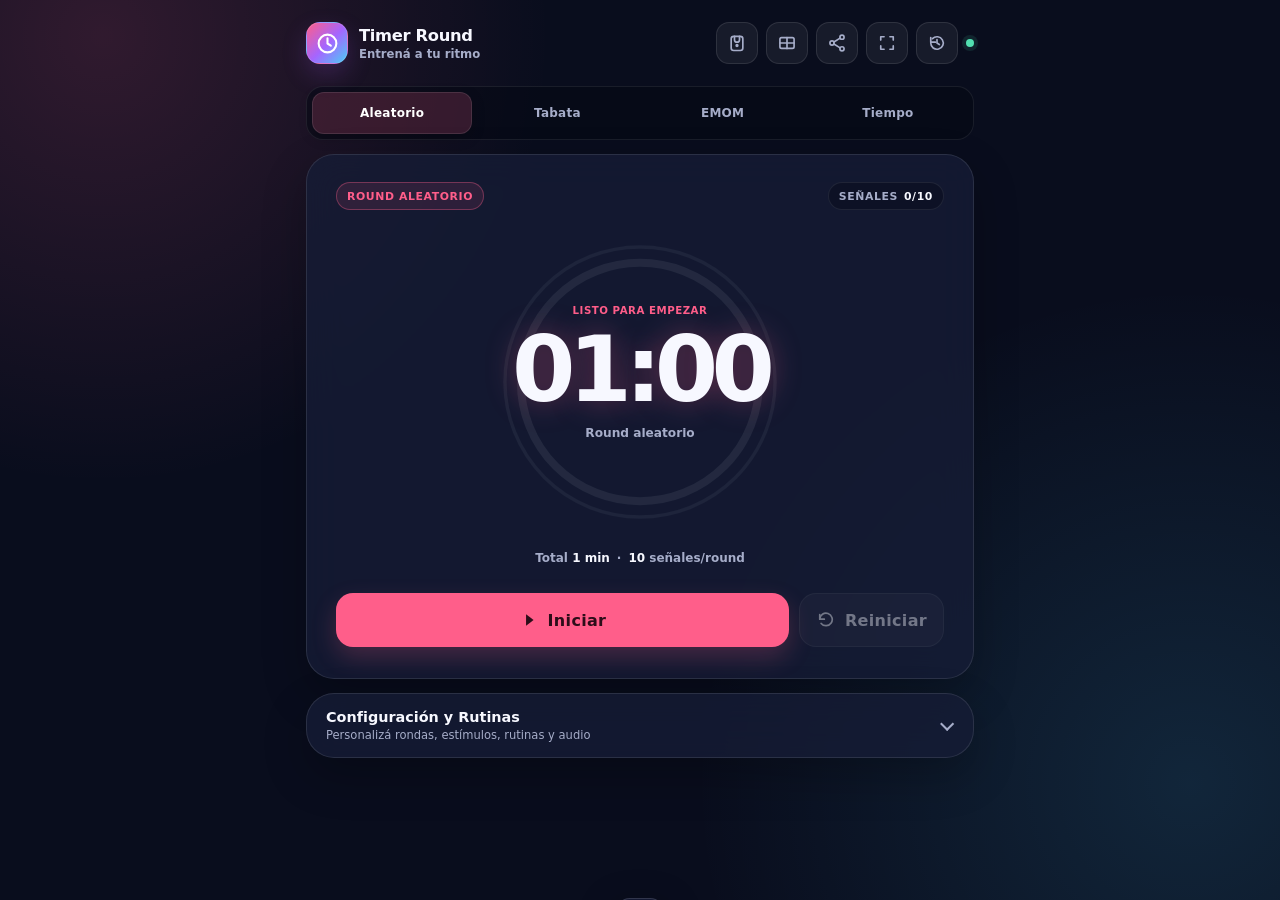
<file: index.html>
<!doctype html>
<html lang="es">
  <head>
    <meta charset="utf-8" />
    <meta name="viewport" content="width=device-width, initial-scale=1, viewport-fit=cover" />
    <meta name="description" content="Temporizador de rounds, Tabata y enfoque para entrenar sin distracciones." />
    <meta name="theme-color" content="#090d1d" />
    <meta name="color-scheme" content="dark" />
    <meta http-equiv="Content-Security-Policy" content="default-src 'self'; style-src 'self' 'unsafe-inline'; script-src 'self'; img-src 'self' data:; connect-src 'self';" />
    <title>Timer Round</title>
    <link rel="manifest" href="manifest.json" />
    <link rel="icon" type="image/svg+xml" href="icon.svg" />
    <link rel="apple-touch-icon" href="icon.svg" />
    <link rel="stylesheet" href="styles.css" />
    <link rel="preload" href="app.js" as="script" />
  </head>
  <body>
    <main id="app" aria-busy="true">
      <p class="boot-message">Cargando Timer Round…</p>
    </main>
    <noscript>
      <p class="noscript">Timer Round necesita JavaScript para medir el tiempo con precisión.</p>
    </noscript>
    <script src="app.js" defer></script>
  </body>
</html>
</file>
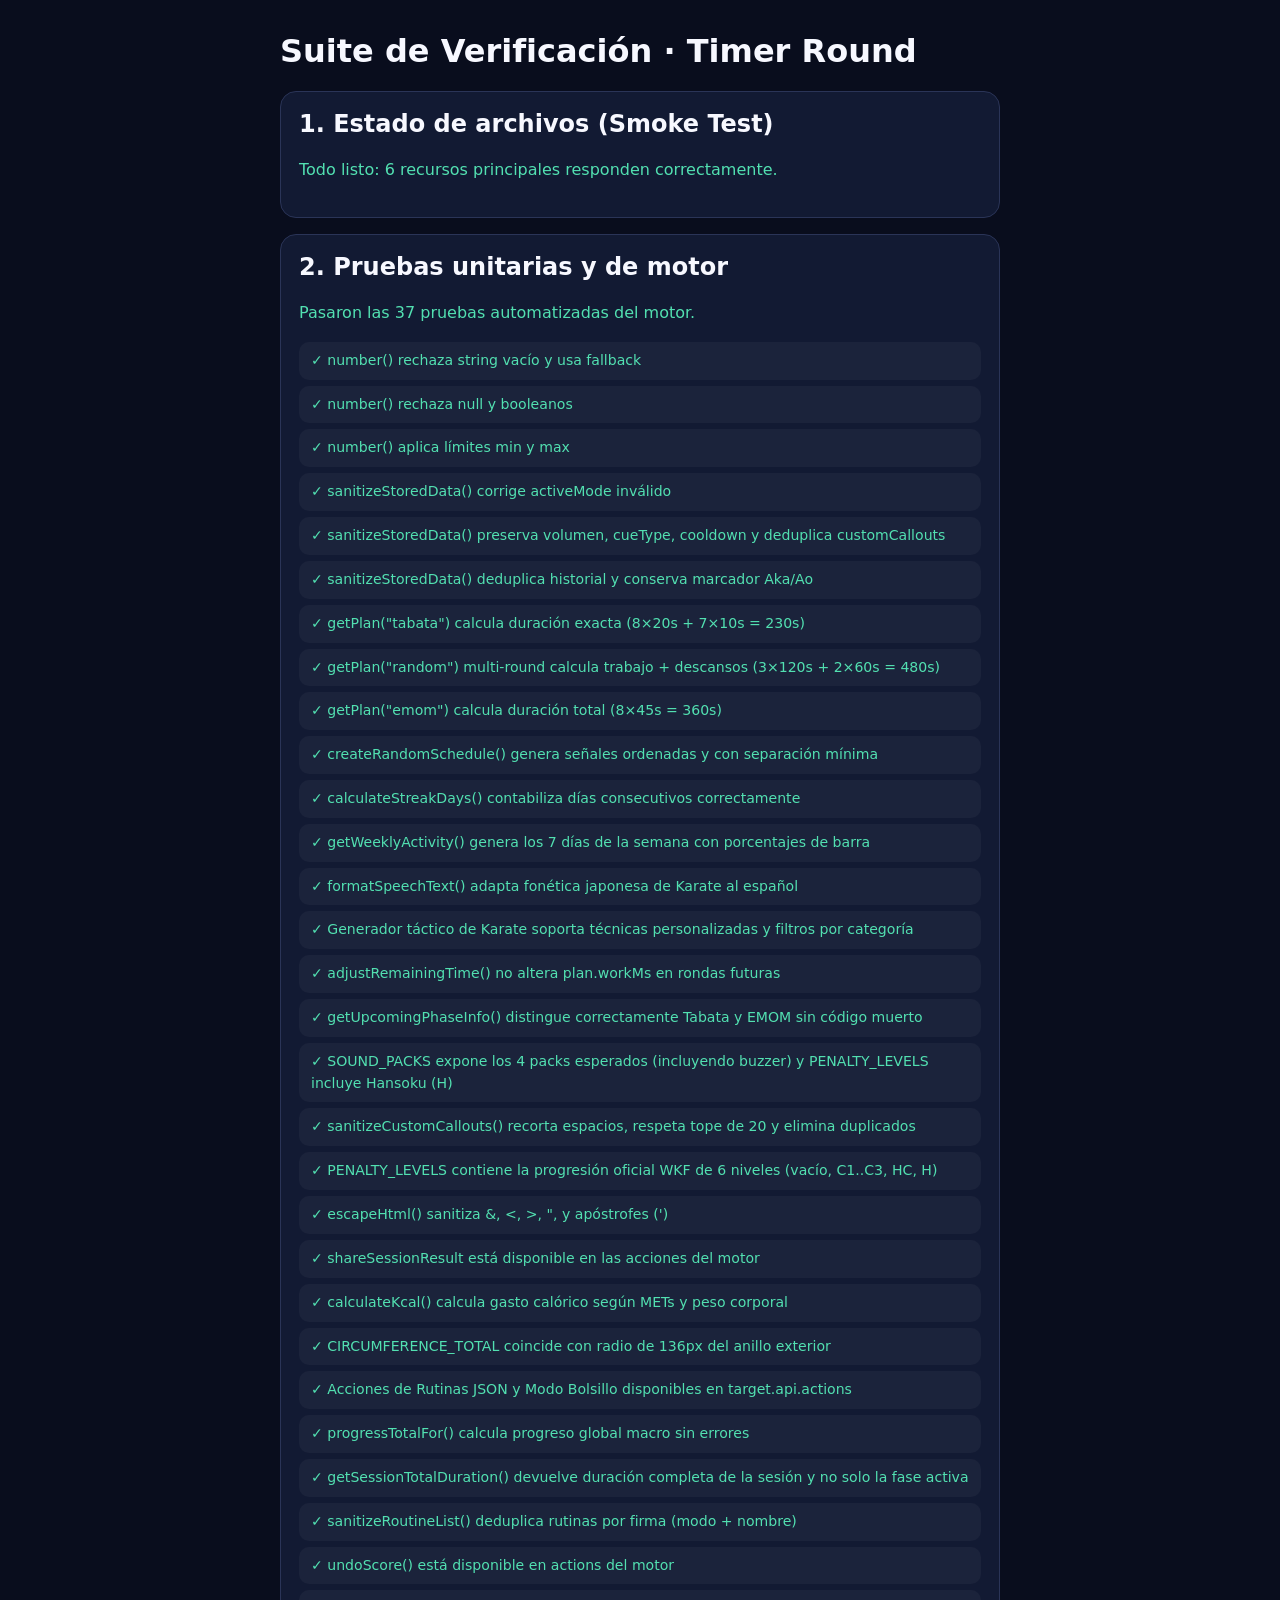
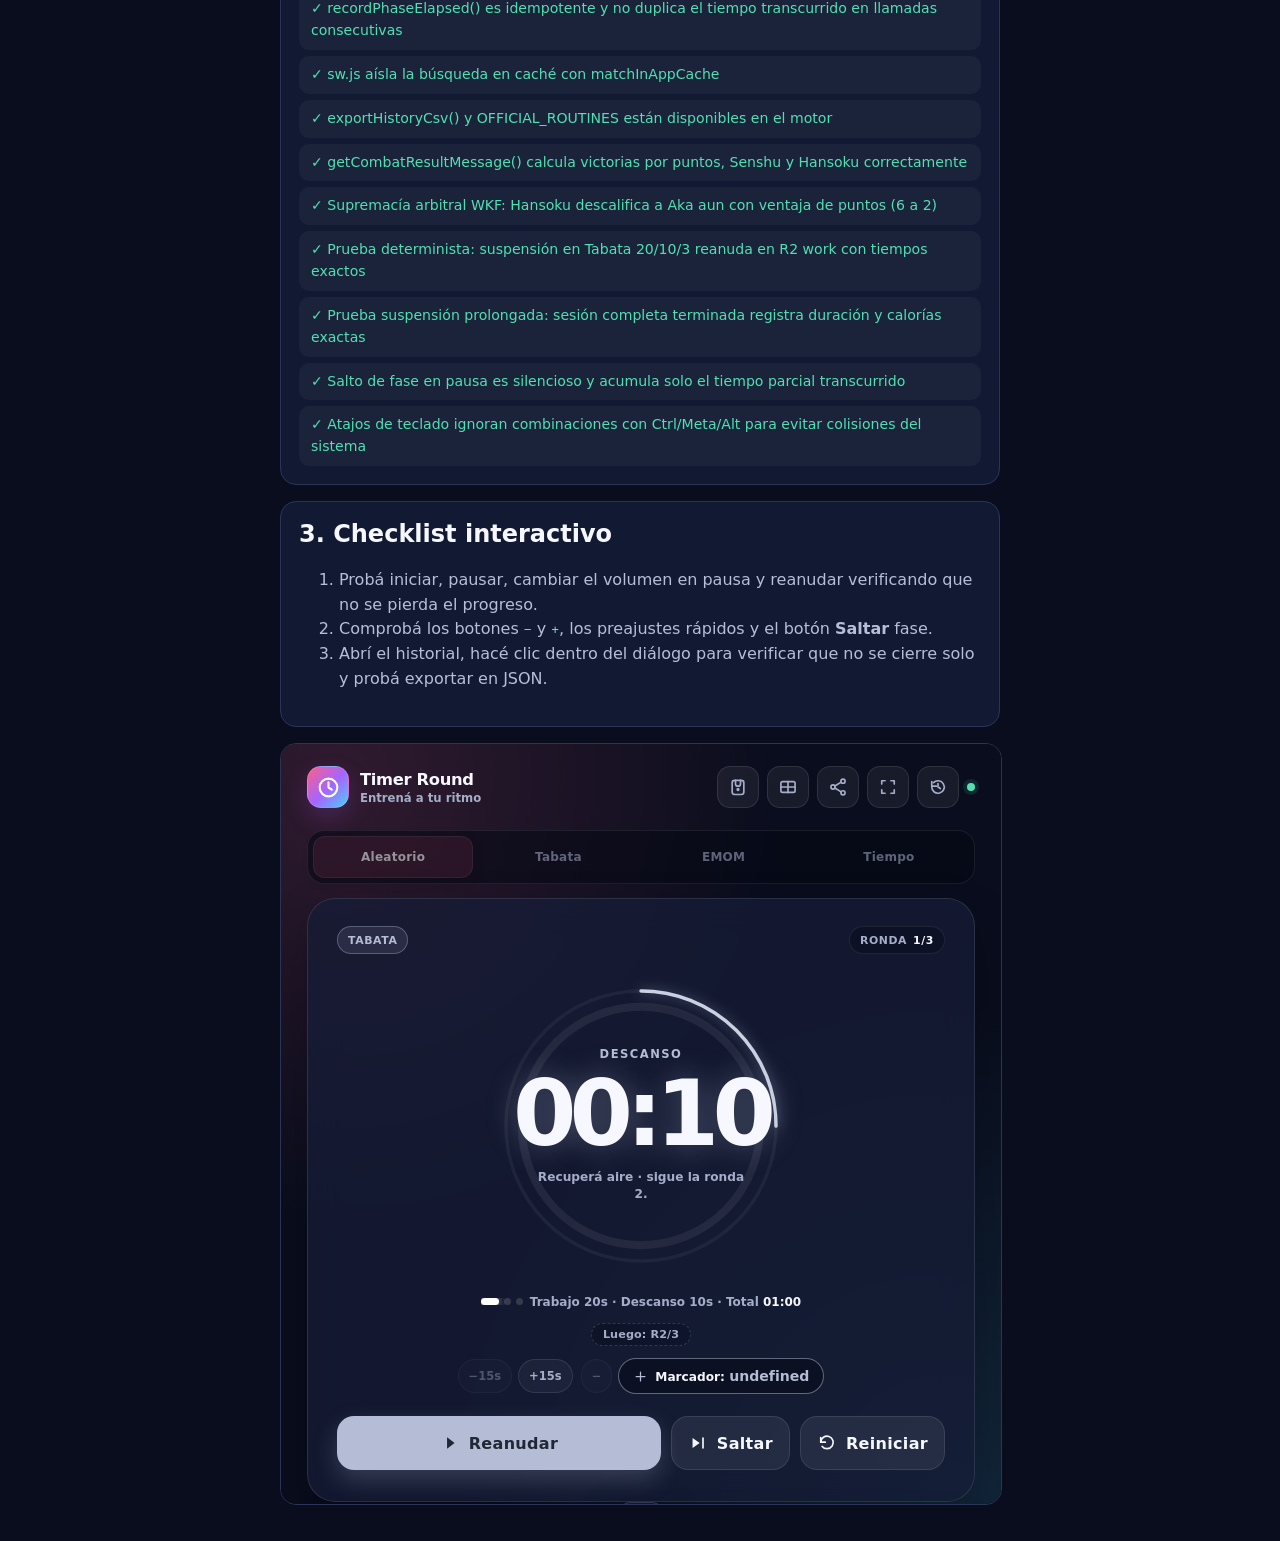
<file: test.html>
<!doctype html>
<html lang="es">
  <head>
    <meta charset="utf-8" />
    <meta name="viewport" content="width=device-width, initial-scale=1" />
    <title>Prueba local · Timer Round</title>
    <style>
      :root { color-scheme: dark; font-family: system-ui, sans-serif; background: #090d1d; color: #f7f8ff; }
      body { width: min(100% - 32px, 720px); margin: 32px auto; }
      section { margin: 16px 0; padding: 18px; border: 1px solid #2a3457; border-radius: 16px; background: #121a33; }
      h1, h2 { margin-top: 0; } p, li { color: #b7bfd7; line-height: 1.55; }
      .ok { color: #52e0b1; } .fail { color: #ff91aa; } code { color: #8bd5ff; }
      .test-list { list-style: none; padding: 0; margin: 10px 0 0; display: grid; gap: 6px; }
      .test-item { padding: 8px 12px; border-radius: 10px; background: rgba(255,255,255,.04); font-size: .88rem; }
      iframe { width: 100%; height: 760px; border: 1px solid #2a3457; border-radius: 16px; background: #090d1d; }
    </style>
  </head>
  <body>
    <h1>Suite de Verificación · Timer Round</h1>
    <section>
      <h2>1. Estado de archivos (Smoke Test)</h2>
      <p id="result">Comprobando recursos…</p>
    </section>
    <section>
      <h2>2. Pruebas unitarias y de motor</h2>
      <p id="unitSummary">Ejecutando aserciones sobre TimerRound…</p>
      <ul class="test-list" id="unitList"></ul>
    </section>
    <section>
      <h2>3. Checklist interactivo</h2>
      <ol>
        <li>Probá iniciar, pausar, cambiar el volumen en pausa y reanudar verificando que no se pierda el progreso.</li>
        <li>Comprobá los botones <code>−</code> y <code>+</code>, los preajustes rápidos y el botón <strong>Saltar</strong> fase.</li>
        <li>Abrí el historial, hacé clic dentro del diálogo para verificar que no se cierre solo y probá exportar en JSON.</li>
      </ol>
    </section>
    <iframe title="Vista de prueba de Timer Round" src="index.html"></iframe>
    <script src="test-babel.js"></script>
    <script>
      window.addEventListener('timer-round-smoke-complete', event => {
        const failed = event.detail.filter(item => !item.ok);
        const result = document.getElementById('result');
        result.textContent = failed.length
          ? `Fallaron: ${failed.map(item => item.asset).join(', ')}`
          : `Todo listo: ${event.detail.length} recursos principales responden correctamente.`;
        result.className = failed.length ? 'fail' : 'ok';
      });

      window.addEventListener('timer-round-unit-complete', event => {
        const tests = event.detail || [];
        const failed = tests.filter(t => !t.ok);
        const summary = document.getElementById('unitSummary');
        const list = document.getElementById('unitList');
        summary.textContent = failed.length
          ? `Fallaron ${failed.length} de ${tests.length} pruebas.`
          : `Pasaron las ${tests.length} pruebas automatizadas del motor.`;
        summary.className = failed.length ? 'fail' : 'ok';
        list.innerHTML = tests.map(t => `<li class="test-item ${t.ok ? 'ok' : 'fail'}">${t.ok ? '✓' : '✗'} ${t.name}</li>`).join('');
      });
    </script>
  </body>
</html>
</file>
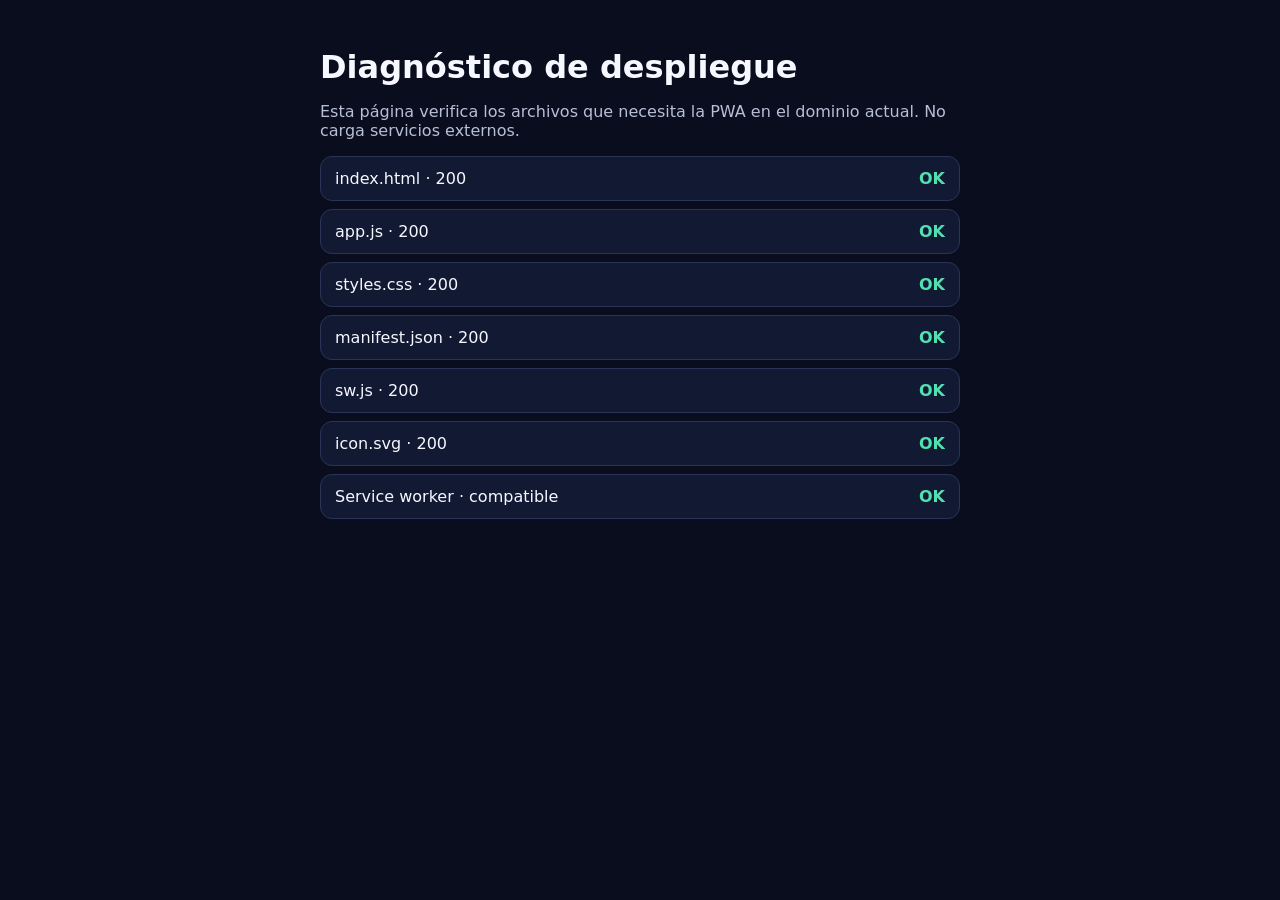
<file: vercel_debug.html>
<!doctype html>
<html lang="es">
  <head>
    <meta charset="utf-8" />
    <meta name="viewport" content="width=device-width, initial-scale=1" />
    <title>Diagnóstico · Timer Round</title>
    <style>
      :root { color-scheme: dark; font-family: system-ui, sans-serif; background: #090d1d; color: #f7f8ff; }
      body { width: min(100% - 32px, 640px); margin: 48px auto; } h1 { margin-bottom: 6px; } p { color: #b7bfd7; }
      ul { padding: 0; list-style: none; } li { display: flex; justify-content: space-between; gap: 12px; margin: 8px 0; padding: 12px 14px; border: 1px solid #2a3457; border-radius: 12px; background: #121a33; }
      .ok { color: #52e0b1; } .fail { color: #ff91aa; } .pending { color: #ffca62; }
    </style>
  </head>
  <body>
    <h1>Diagnóstico de despliegue</h1>
    <p>Esta página verifica los archivos que necesita la PWA en el dominio actual. No carga servicios externos.</p>
    <ul id="checks"><li><span>Inicializando…</span><strong class="pending">Pendiente</strong></li></ul>
    <script>
      const assets = ['index.html', 'app.js', 'styles.css', 'manifest.json', 'sw.js', 'icon.svg'];
      const checks = document.getElementById('checks');
      const status = (name, ok, detail) => `<li><span>${name}${detail ? ` · ${detail}` : ''}</span><strong class="${ok ? 'ok' : 'fail'}">${ok ? 'OK' : 'Error'}</strong></li>`;
      Promise.all(assets.map(async asset => {
        try { const response = await fetch(asset, { cache: 'no-store' }); return status(asset, response.ok, response.status); }
        catch (error) { return status(asset, false, 'sin respuesta'); }
      })).then(rows => {
        rows.push(status('Service worker', 'serviceWorker' in navigator, 'serviceWorker' in navigator ? 'compatible' : 'no compatible'));
        checks.innerHTML = rows.join('');
      });
    </script>
  </body>
</html>
</file>
<file: styles.css>
:root {
  --bg: #090d1d;
  --surface: rgba(22, 29, 55, 0.78);
  --surface-strong: #161d37;
  --surface-soft: rgba(255, 255, 255, 0.06);
  --border: rgba(255, 255, 255, 0.1);
  --text: #f7f8ff;
  --muted: #a6adc9;
  --subtle: #6e7698;
  --accent: #ff5e8a;
  --accent-soft: rgba(255, 94, 138, 0.18);
  --accent-contrast: #2c0d19;
  --success: #52e0b1;
  --warning: #ffca62;
  --ring-size: 286px;
  font-family: Inter, ui-sans-serif, system-ui, -apple-system, BlinkMacSystemFont, "Segoe UI", sans-serif;
  color: var(--text);
  background: var(--bg);
}

* { box-sizing: border-box; }
.hidden { display: none !important; }

html { min-height: 100%; background: var(--bg); }

body {
  min-width: 320px;
  min-height: 100dvh;
  margin: 0;
  color: var(--text);
  background:
    radial-gradient(circle at 8% 4%, rgba(255, 94, 138, 0.16), transparent 28rem),
    radial-gradient(circle at 93% 87%, rgba(74, 205, 255, 0.13), transparent 31rem),
    var(--bg);
}

button, input { font: inherit; }
button { color: inherit; }
button:not(:disabled) { cursor: pointer; }
button:focus-visible, input:focus-visible, .file-button:focus-visible {
  outline: 3px solid rgba(113, 210, 255, 0.9);
  outline-offset: 3px;
}

.boot-message, .noscript {
  display: grid;
  min-height: 100dvh;
  place-items: center;
  margin: 0;
  color: var(--muted);
}

.app-shell {
  width: min(100%, 720px);
  min-height: 100dvh;
  margin: 0 auto;
  padding: max(22px, env(safe-area-inset-top)) 18px max(30px, env(safe-area-inset-bottom));
  transition: width .22s ease;
  animation: shell-mount .38s ease-out;
}

.app-header, .brand, .header-actions, .mode-tabs, .status-row, .timer-controls,
.settings-heading, .setting-label, .switch-row, .history-heading, .history-stats,
.history-item, .modal-actions, .toast, .shortcut-list, .mode-summary, .input-pair,
.config-grid, .settings-actions, .history-tools, .confirm-inline, .live-counter-row,
.routine-save-row, .routine-list, .routine-chip, .history-filters, .history-io,
.history-right, .time-adjust-group, .single-score-group, .dual-score-group, .score-fighter {
  display: flex;
  align-items: center;
}

.app-header { justify-content: space-between; gap: 16px; margin-bottom: 22px; }
.brand { min-width: 0; gap: 11px; }
.brand-mark {
  display: grid;
  width: 42px;
  height: 42px;
  flex: 0 0 auto;
  place-items: center;
  border: 1px solid rgba(255,255,255,.13);
  border-radius: 14px;
  color: white;
  background: linear-gradient(135deg, #fe5e89, #a565ff 52%, #4bcdf7);
  box-shadow: 0 10px 25px rgba(153, 84, 222, .22);
}
.brand-mark svg { width: 25px; height: 25px; }
.brand-name { font-size: 1.02rem; font-weight: 800; letter-spacing: -.02em; }
.brand-subtitle { margin-top: 2px; color: var(--muted); font-size: .73rem; font-weight: 600; }
.header-actions { gap: 8px; }

.icon-button, .square-button {
  display: inline-grid;
  width: 42px;
  height: 42px;
  padding: 0;
  place-items: center;
  border: 1px solid var(--border);
  border-radius: 13px;
  color: var(--muted);
  background: var(--surface-soft);
  transition: background .18s ease, color .18s ease, border-color .18s ease, transform .18s ease;
}
.icon-button:hover, .square-button:hover { color: var(--text); border-color: rgba(255,255,255,.24); background: rgba(255,255,255,.11); }
.icon-button.active-icon {
  color: var(--accent);
  border-color: color-mix(in srgb, var(--accent) 50%, transparent);
  background: var(--accent-soft);
}
.icon-button:active, .square-button:active, .button:active, .stepper-btn:active, .counter-pill:active { transform: scale(.97); }
.icon-button svg, .square-button svg { width: 20px; height: 20px; }

.connection-dot {
  width: 8px;
  height: 8px;
  border-radius: 50%;
  background: var(--success);
  box-shadow: 0 0 0 4px rgba(82,224,177,.11);
}
.connection-dot.offline { background: var(--warning); box-shadow: 0 0 0 4px rgba(255,202,98,.12); }

.surface {
  border: 1px solid var(--border);
  border-radius: 28px;
  background: var(--surface);
  box-shadow: 0 18px 45px rgba(0, 0, 0, .24);
  backdrop-filter: blur(18px);
}

.mode-tabs {
  gap: 5px;
  padding: 5px;
  margin-bottom: 14px;
  border: 1px solid rgba(255,255,255,.08);
  border-radius: 17px;
  background: rgba(5, 8, 20, .52);
}
.mode-tab {
  min-height: 42px;
  flex: 1;
  padding: 8px 6px;
  border: 0;
  border-radius: 12px;
  color: var(--muted);
  background: transparent;
  font-size: .75rem;
  font-weight: 750;
  letter-spacing: .02em;
  transition: color .18s ease, background .18s ease, box-shadow .18s ease, opacity .18s ease;
}
.mode-tab:hover:not([aria-disabled="true"]) { color: var(--text); background: rgba(255,255,255,.05); }
.mode-tab[aria-selected="true"] {
  color: white;
  background: var(--accent-soft);
  box-shadow: inset 0 0 0 1px rgba(255,255,255,.1), 0 4px 14px rgba(0,0,0,.18);
}
.mode-tab[data-mode="tabata"][aria-selected="true"] { background: rgba(178, 93, 255, .21); }
.mode-tab[data-mode="emom"][aria-selected="true"] { background: rgba(16, 185, 129, .22); }
.mode-tab[data-mode="focus"][aria-selected="true"] { background: rgba(72, 170, 255, .2); }
.mode-tab[aria-disabled="true"] { opacity: .55; cursor: not-allowed; }

.timer-card {
  position: relative;
  overflow: clip;
  padding: 22px 18px 20px;
  transition: border-color .22s ease, box-shadow .22s ease;
}
.timer-card::before {
  position: absolute;
  inset: -70% 20% auto;
  height: 260px;
  border-radius: 50%;
  background: var(--accent-soft);
  filter: blur(34px);
  content: "";
  pointer-events: none;
  transition: background .5s ease;
}
.timer-card.alert-flash {
  border-color: var(--warning);
  box-shadow: 0 0 0 2px rgba(255, 202, 98, 0.55), 0 18px 55px rgba(255, 202, 98, 0.28);
}
.timer-card[data-theme="tabata"] { --accent: #b86dff; --accent-soft: rgba(184,109,255,.18); --accent-contrast: #210b38; }
.timer-card[data-theme="emom"] { --accent: #22d3a0; --accent-soft: rgba(34,211,160,.18); --accent-contrast: #042b21; }
.timer-card[data-theme="focus"] { --accent: #54aeff; --accent-soft: rgba(84,174,255,.18); --accent-contrast: #071b35; }
.timer-card[data-phase="prep"] { --accent: #ffbd54; --accent-soft: rgba(255,189,84,.18); --accent-contrast: #382303; }
.timer-card[data-phase="rest"], .timer-card[data-phase="cooldown"] { --accent: #4fd8e9; --accent-soft: rgba(79,216,233,.18); --accent-contrast: #043136; }
.timer-card[data-phase="finished"] { --accent: #52e0b1; --accent-soft: rgba(82,224,177,.18); --accent-contrast: #063224; }
.timer-card[data-phase="paused"] { --accent: #b4bdd5; --accent-soft: rgba(180,189,213,.15); --accent-contrast: #202735; }

.status-row { position: relative; z-index: 1; min-height: 32px; justify-content: space-between; gap: 8px; }
.status-chip, .mode-badge, .chip {
  display: inline-flex;
  align-items: center;
  gap: 6px;
  min-height: 28px;
  padding: 5px 10px;
  border: 1px solid rgba(255,255,255,.08);
  border-radius: 999px;
  color: var(--muted);
  background: rgba(5,8,20,.34);
  font-size: .68rem;
  font-weight: 750;
  letter-spacing: .055em;
  text-transform: uppercase;
}
.status-chip strong { color: var(--text); }
.mode-badge { color: var(--accent); border-color: color-mix(in srgb, var(--accent) 35%, transparent); background: color-mix(in srgb, var(--accent) 11%, transparent); }

.timer-display { position: relative; z-index: 1; display: grid; min-height: 332px; place-items: center; padding: 9px 0 1px; }
.timer-ring { position: relative; width: var(--ring-size); height: var(--ring-size); }
.timer-ring svg { width: 100%; height: 100%; transform: rotate(-90deg); overflow: visible; }
.timer-ring-track { stroke: rgba(255,255,255,.07); stroke-width: 8; fill: none; }
.timer-ring-track-total { stroke: rgba(255,255,255,.05); stroke-width: 3.5; fill: none; }
.timer-ring-progress-total {
  stroke: color-mix(in srgb, var(--accent) 70%, white);
  stroke-width: 3.5;
  fill: none;
  stroke-linecap: round;
  transition: stroke-dashoffset .22s cubic-bezier(.4, 0, .2, 1);
  filter: drop-shadow(0 0 6px color-mix(in srgb, var(--accent) 45%, transparent));
}
.timer-ring-progress {
  stroke: var(--accent);
  stroke-width: 9;
  fill: none;
  stroke-linecap: round;
  filter: drop-shadow(0 0 9px color-mix(in srgb, var(--accent) 60%, transparent));
  transition: stroke-dashoffset .22s cubic-bezier(.4, 0, .2, 1), stroke .3s ease;
}
.timer-core {
  position: absolute;
  inset: 0;
  display: grid;
  place-content: center;
  padding: 0 22px;
  text-align: center;
  cursor: pointer;
  user-select: none;
  border-radius: 50%;
  transition: transform .15s ease, background-color .2s ease;
}
.timer-core:active { transform: scale(0.98); }
.phase-kicker {
  max-width: 214px;
  min-height: 19px;
  margin: 0 auto;
  color: var(--accent);
  font-size: .72rem;
  font-weight: 850;
  line-height: 1.2;
  letter-spacing: .13em;
  text-transform: uppercase;
}
.phase-kicker.compact-kicker {
  font-size: .64rem;
  letter-spacing: .05em;
}
.time-value { margin: 4px 0 0; color: var(--text); font-size: clamp(3.8rem, 15vw, 5.7rem); font-weight: 850; line-height: .94; letter-spacing: -.075em; font-variant-numeric: tabular-nums; font-feature-settings: "tnum", "zero"; text-shadow: 0 0 30px color-mix(in srgb, var(--accent) 35%, transparent); }
.time-value.countdown { color: var(--accent); font-size: clamp(5.1rem, 20vw, 7.3rem); }
.phase-detail { max-width: 215px; min-height: 35px; margin: 13px auto 0; color: var(--muted); font-size: .76rem; font-weight: 580; line-height: 1.35; }

.mode-summary { position: relative; z-index: 1; min-height: 27px; flex-wrap: wrap; justify-content: center; gap: 7px; color: var(--muted); font-size: .75rem; font-weight: 650; text-align: center; }
.mode-summary strong { color: var(--text); }
.round-pips { display: inline-flex; align-items: center; gap: 5px; max-width: 130px; overflow: hidden; }
.round-pip { width: 7px; height: 7px; flex: 0 0 auto; border-radius: 999px; background: rgba(255,255,255,.15); }
.round-pip.complete { background: var(--accent); }
.round-pip.current { width: 18px; background: white; box-shadow: 0 0 10px rgba(255,255,255,.65); }

.live-counter-row {
  position: relative;
  z-index: 1;
  flex-wrap: wrap;
  justify-content: center;
  gap: 8px;
  margin-top: 12px;
}
.time-adjust-group, .single-score-group { gap: 6px; }
.dual-score-group {
  gap: 6px;
  flex-wrap: wrap;
  justify-content: center;
}
.counter-pill {
  display: inline-flex;
  align-items: center;
  gap: 7px;
  min-height: 36px;
  padding: 5px 14px;
  border: 1px solid color-mix(in srgb, var(--accent) 40%, rgba(255,255,255,.12));
  border-radius: 999px;
  color: var(--text);
  background: rgba(5, 8, 20, .48);
  font-size: .76rem;
  font-weight: 700;
  transition: background .16s ease, border-color .16s ease, transform .15s ease;
}
.counter-pill:hover { background: rgba(255,255,255,.1); border-color: var(--accent); }
.counter-pill svg { width: 15px; height: 15px; color: var(--accent); }
.counter-pill strong { color: var(--accent); font-size: .88rem; font-variant-numeric: tabular-nums; }
.counter-reset {
  min-height: 34px;
  padding: 0 10px;
  border: 1px solid var(--border);
  border-radius: 999px;
  color: var(--muted);
  background: rgba(255,255,255,.04);
  font-size: .72rem;
  font-weight: 750;
}
.counter-reset:hover:not(:disabled) { color: var(--text); background: rgba(255,255,255,.1); }

.score-fighter {
  border: 1px solid rgba(255,255,255,.12);
  border-radius: 999px;
  background: rgba(5, 8, 20, .48);
  overflow: hidden;
}
.score-fighter.aka { border-color: rgba(255, 94, 138, .4); }
.score-fighter.ao { border-color: rgba(84, 174, 255, .4); }
.score-main {
  min-height: 34px;
  padding: 4px 10px;
  border: 0;
  background: transparent;
  font-size: .74rem;
  font-weight: 750;
}
.score-fighter.aka .score-main strong { color: #ff6e96; }
.score-fighter.ao .score-main strong { color: #64b5ff; }
.score-step, .senshu-btn, .penalty-btn {
  min-height: 34px;
  padding: 0 7px;
  border: 0;
  color: var(--muted);
  background: rgba(255,255,255,.05);
  font-size: .68rem;
  font-weight: 800;
}
.score-step { width: 26px; font-size: .85rem; }
.score-step:hover, .senshu-btn:hover, .penalty-btn:hover { color: var(--text); background: rgba(255,255,255,.14); }
.senshu-btn.active {
  color: #1f1400;
  background: var(--warning);
}
.penalty-btn.active {
  color: white;
  background: rgba(255, 94, 138, 0.42);
}

.score-center-actions {
  display: inline-flex;
  align-items: center;
  gap: 4px;
}

.dual-reset-btn {
  padding: 0 8px;
  font-size: .85rem;
  line-height: 1;
}
.score-advantage-badge {
  display: inline-flex;
  align-items: center;
  padding: 3px 10px;
  border-radius: 999px;
  font-size: .7rem;
  font-weight: 800;
  letter-spacing: .02em;
  background: rgba(255, 202, 98, .18);
  border: 1px solid rgba(255, 202, 98, .45);
  color: #ffdf79;
  animation: advantage-pulse 1.8s infinite ease-in-out;
}
@keyframes advantage-pulse {
  0%, 100% { transform: scale(1); opacity: 0.92; }
  50% { transform: scale(1.05); opacity: 1; }
}

/* --- Vista Tatami / Gimnasio (Lectura a distancia) --- */
.app-shell.tatami-view {
  width: min(100%, 960px);
}
.app-shell.tatami-view .timer-card {
  --ring-size: min(74vw, 370px);
  padding: 28px 24px;
}
.app-shell.tatami-view .timer-display {
  min-height: 390px;
}
.app-shell.tatami-view .time-value {
  font-size: clamp(4.8rem, 17vw, 7.2rem);
}
.app-shell.tatami-view .score-main {
  min-height: 44px;
  padding: 6px 16px;
  font-size: .95rem;
}
.app-shell.tatami-view .score-step,
.app-shell.tatami-view .senshu-btn,
.app-shell.tatami-view .penalty-btn {
  min-height: 44px;
  padding: 0 11px;
  font-size: .8rem;
}

.timer-controls {
  position: sticky;
  bottom: max(14px, env(safe-area-inset-bottom));
  z-index: 5;
  gap: 10px;
  margin-top: 16px;
  padding: 6px 0;
  border-radius: 17px;
}
.button {
  display: inline-flex;
  min-height: 54px;
  align-items: center;
  justify-content: center;
  gap: 9px;
  border: 1px solid transparent;
  border-radius: 17px;
  font-weight: 820;
  letter-spacing: .02em;
  transition: transform .18s ease, filter .18s ease, background .18s ease, border-color .18s ease;
}
.button svg { width: 20px; height: 20px; }
.button-primary { flex: 1; color: var(--accent-contrast); background: var(--accent); box-shadow: 0 10px 25px color-mix(in srgb, var(--accent) 22%, transparent); }
.button-primary:hover { filter: brightness(1.08); }
.button-secondary { padding: 0 16px; color: var(--text); border-color: var(--border); background: rgba(255,255,255,.07); }
.button-secondary:hover { border-color: rgba(255,255,255,.22); background: rgba(255,255,255,.13); }
.button-tertiary { min-height: 40px; padding: 0 13px; color: var(--muted); border-color: var(--border); background: rgba(255,255,255,.04); font-size: .76rem; }
.button-tertiary:hover { color: var(--text); background: rgba(255,255,255,.09); }
.button:disabled, .icon-button:disabled, .counter-reset:disabled { cursor: not-allowed; opacity: .42; }
.file-button { cursor: pointer; }

.settings-card { margin-top: 14px; overflow: hidden; }
.settings-heading { width: 100%; min-height: 63px; justify-content: space-between; gap: 14px; padding: 0 19px; border: 0; color: var(--text); background: transparent; text-align: left; }
.settings-heading:hover { background: rgba(255,255,255,.035); }
.settings-title { display: block; font-size: .9rem; font-weight: 780; }
.settings-caption { display: block; margin-top: 3px; color: var(--muted); font-size: .72rem; }
.chevron { width: 10px; height: 10px; margin-right: 4px; border-right: 2px solid var(--muted); border-bottom: 2px solid var(--muted); transform: rotate(45deg) translateY(-3px); transition: transform .2s ease; }
.settings-heading[aria-expanded="true"] .chevron { transform: rotate(225deg) translateY(-2px); }
.settings-body { display: none; padding: 3px 19px 20px; border-top: 1px solid rgba(255,255,255,.08); }
.settings-card.open .settings-body { display: block; }
.settings-section { padding-top: 18px; }
.settings-section + .settings-section { margin-top: 17px; border-top: 1px solid rgba(255,255,255,.08); }
.section-title { margin: 0 0 5px; color: var(--text); font-size: .84rem; font-weight: 760; }
.section-help { margin: 0 0 14px; color: var(--muted); font-size: .74rem; line-height: 1.45; }
.paused-notice {
  margin: 14px 0 0;
  padding: 10px 12px;
  border: 1px solid rgba(255, 202, 98, 0.25);
  border-radius: 12px;
  color: var(--warning);
  background: rgba(255, 202, 98, 0.08);
  font-size: .74rem;
  font-weight: 650;
}

.preset-grid { display: grid; grid-template-columns: repeat(5, 1fr); gap: 7px; }
.preset-grid-wrap { grid-template-columns: repeat(2, 1fr); }
.preset-grid.three-cols { grid-template-columns: repeat(3, 1fr); }
.preset-grid.four-cols { grid-template-columns: repeat(4, 1fr); }
.preset-button {
  min-height: 39px;
  padding: 6px 8px;
  border: 1px solid rgba(255,255,255,.08);
  border-radius: 11px;
  color: var(--muted);
  background: rgba(255,255,255,.045);
  font-size: .75rem;
  font-weight: 760;
}
.preset-button:hover { color: var(--text); background: rgba(255,255,255,.1); }
.preset-button.active { color: white; border-color: color-mix(in srgb, var(--accent) 55%, transparent); background: var(--accent-soft); }

.config-grid { align-items: stretch; gap: 10px; }
.config-grid > * { flex: 1; }
.config-grid.two-by-two { display: grid; grid-template-columns: repeat(2, 1fr); }
.cue-type-block, .prep-duration-row { margin-top: 14px; }
.field { display: grid; gap: 7px; min-width: 0; }
.field-label { color: var(--muted); font-size: .69rem; font-weight: 760; letter-spacing: .045em; text-transform: uppercase; }

.stepper-input {
  display: flex;
  align-items: stretch;
  border: 1px solid rgba(255,255,255,.12);
  border-radius: 13px;
  background: rgba(3,6,16,.42);
  overflow: hidden;
}
.stepper-input:focus-within {
  border-color: rgba(113, 210, 255, 0.9);
}
.stepper-btn {
  width: 36px;
  flex: 0 0 36px;
  border: 0;
  color: var(--muted);
  background: rgba(255,255,255,.04);
  font-size: 1rem;
  font-weight: 800;
  transition: background .15s ease, color .15s ease;
}
.stepper-btn:hover { color: var(--text); background: rgba(255,255,255,.11); }
.number-input {
  width: 100%;
  min-width: 0;
  min-height: 45px;
  padding: 6px 4px;
  border: 0;
  color: var(--text);
  background: transparent;
  font-weight: 760;
  text-align: center;
  font-variant-numeric: tabular-nums;
  appearance: textfield;
  -moz-appearance: textfield;
}
.number-input::-webkit-outer-spin-button,
.number-input::-webkit-inner-spin-button {
  -webkit-appearance: none;
  margin: 0;
}
.number-input:focus-visible { outline: none; }

.routine-save-row { gap: 8px; }
.text-input {
  flex: 1;
  min-width: 0;
  min-height: 40px;
  padding: 6px 12px;
  border: 1px solid rgba(255,255,255,.12);
  border-radius: 12px;
  color: var(--text);
  background: rgba(3,6,16,.42);
  font-size: .78rem;
}
.text-input::placeholder { color: var(--subtle); }
.routine-list { flex-wrap: wrap; gap: 8px; margin-top: 12px; }
.routine-chip {
  border: 1px solid rgba(255,255,255,.1);
  border-radius: 12px;
  background: rgba(255,255,255,.04);
  overflow: hidden;
}
.routine-load {
  display: inline-flex;
  align-items: center;
  gap: 7px;
  padding: 7px 10px;
  border: 0;
  background: transparent;
  font-size: .75rem;
  font-weight: 700;
}
.routine-load:hover { background: rgba(255,255,255,.07); }
.routine-tag {
  padding: 2px 6px;
  border-radius: 6px;
  color: var(--accent);
  background: var(--accent-soft);
  font-size: .63rem;
  font-weight: 800;
  text-transform: uppercase;
}
.routine-delete {
  display: inline-grid;
  width: 30px;
  height: 32px;
  place-items: center;
  border: 0;
  border-left: 1px solid rgba(255,255,255,.08);
  color: var(--muted);
  background: transparent;
}
.routine-delete:hover { color: #ff91aa; background: rgba(255,94,138,.14); }
.routine-delete svg { width: 14px; height: 14px; }

.input-pair { gap: 8px; }
.input-pair .field { flex: 1; }
.range-row { display: grid; grid-template-columns: 1fr auto; align-items: center; gap: 12px; }
input[type="range"] { width: 100%; accent-color: var(--accent); }
.range-value { min-width: 42px; color: var(--accent); font-size: 1.05rem; font-weight: 820; text-align: right; font-variant-numeric: tabular-nums; }
.setting-label { justify-content: space-between; gap: 12px; }

.switch-row { min-height: 45px; justify-content: space-between; gap: 14px; }
.switch-copy { min-width: 0; }
.switch-title { display: block; color: var(--text); font-size: .8rem; font-weight: 700; }
.switch-help { display: block; margin-top: 2px; color: var(--muted); font-size: .7rem; line-height: 1.35; }
.switch {
  position: relative;
  width: 43px;
  height: 25px;
  flex: 0 0 auto;
  padding: 0;
  border: 1px solid rgba(255,255,255,.12);
  border-radius: 999px;
  background: rgba(255,255,255,.1);
  transition: background .18s ease, border-color .18s ease;
}
.switch::after { position: absolute; top: 3px; left: 3px; width: 17px; height: 17px; border-radius: 50%; background: white; content: ""; transition: transform .18s ease; }
.switch[aria-pressed="true"] { border-color: color-mix(in srgb, var(--accent) 55%, transparent); background: var(--accent); }
.switch[aria-pressed="true"]::after { transform: translateX(18px); }
.settings-actions { justify-content: space-between; gap: 10px; padding-top: 17px; }
.shortcut-list { flex-wrap: wrap; gap: 8px; color: var(--subtle); font-size: .7rem; }
kbd { padding: 2px 6px; border: 1px solid rgba(255,255,255,.15); border-bottom-width: 2px; border-radius: 5px; color: var(--muted); background: rgba(0,0,0,.18); font: inherit; }

.modal-backdrop { position: fixed; inset: 0; z-index: 20; display: grid; padding: 16px; place-items: end center; background: rgba(2, 4, 12, .67); backdrop-filter: blur(7px); }
.history-modal { width: min(100%, 660px); max-height: min(86dvh, 740px); overflow: auto; padding: 20px; border: 1px solid rgba(255,255,255,.14); border-radius: 25px; background: #111831; box-shadow: 0 25px 90px rgba(0,0,0,.48); }
.history-heading { justify-content: space-between; gap: 14px; }
.history-heading h2 { margin: 0; font-size: 1.18rem; letter-spacing: -.02em; }
.history-heading p { margin: 4px 0 0; color: var(--muted); font-size: .75rem; }
.history-stats { gap: 8px; margin: 16px 0 12px; flex-wrap: wrap; }
.stat { flex: 1 1 100px; padding: 11px 12px; border: 1px solid rgba(255,255,255,.08); border-radius: 15px; background: rgba(255,255,255,.045); }
.stat:nth-child(1) .stat-value { color: var(--text); }
.stat:nth-child(2) .stat-value { color: var(--warning); }
.stat:nth-child(3) .stat-value { color: var(--accent); }
.stat:nth-child(4) .stat-value { color: #71d2ff; }
.stat:nth-child(5) .stat-value { color: #f59f00; }
.stat:nth-child(6) .stat-value { color: var(--success); }
.stat-value { display: block; color: var(--text); font-size: 1.04rem; font-weight: 820; font-variant-numeric: tabular-nums; }
.stat-label { display: block; margin-top: 3px; color: var(--muted); font-size: .64rem; font-weight: 700; text-transform: uppercase; letter-spacing: .055em; }

.history-search-row { margin: 12px 0 10px; }
.history-search-input { width: 100%; }

.weekly-chart {
  display: grid;
  grid-template-columns: repeat(7, 1fr);
  gap: 8px;
  padding: 12px 14px;
  margin-bottom: 14px;
  border: 1px solid rgba(255,255,255,.08);
  border-radius: 15px;
  background: rgba(255,255,255,.025);
}
.chart-col { display: grid; justify-items: center; gap: 6px; }
.chart-bar-wrap {
  display: flex;
  width: 100%;
  max-width: 28px;
  height: 48px;
  align-items: flex-end;
  padding: 2px;
  border-radius: 7px;
  background: rgba(255,255,255,.04);
}
.chart-bar {
  width: 100%;
  border-radius: 5px;
  background: rgba(255,255,255,.15);
  transition: height .25s ease;
}
.chart-bar.has-data {
  background: linear-gradient(180deg, var(--accent), var(--success));
}
.chart-label { color: var(--muted); font-size: .64rem; font-weight: 700; }

.history-tools { justify-content: space-between; gap: 10px; margin-bottom: 14px; flex-wrap: wrap; }
.history-filters { gap: 5px; flex-wrap: wrap; }
.history-io { gap: 6px; }
.filter-chip {
  min-height: 32px;
  padding: 4px 10px;
  border: 1px solid rgba(255,255,255,.1);
  border-radius: 999px;
  color: var(--muted);
  background: rgba(255,255,255,.04);
  font-size: .71rem;
  font-weight: 700;
}
.filter-chip.active { color: white; border-color: var(--accent); background: var(--accent-soft); }

.history-list { display: grid; gap: 8px; }
.history-item {
  justify-content: space-between;
  gap: 12px;
  padding: 12px 13px;
  border: 1px solid rgba(255,255,255,.08);
  border-radius: 15px;
  background: rgba(255,255,255,.035);
  transition: background .18s ease, border-color .18s ease, transform .18s ease;
}
.history-item:hover {
  background: rgba(255,255,255,.065);
  border-color: rgba(255,255,255,.16);
  transform: translateX(2px);
}
.history-mode { color: var(--accent); font-size: .7rem; font-weight: 800; letter-spacing: .06em; text-transform: uppercase; }
.history-date { margin-top: 4px; color: var(--muted); font-size: .73rem; }
.history-right { gap: 10px; }
.history-duration { flex: 0 0 auto; color: var(--success); font-size: .92rem; font-weight: 800; font-variant-numeric: tabular-nums; text-align: right; }
.history-detail { display: block; margin-top: 4px; color: var(--muted); font-size: .7rem; font-weight: 650; }
.history-delete-btn { width: 34px; height: 34px; border-radius: 10px; }
.history-delete-btn:hover { color: #ff91aa; border-color: rgba(255,94,138,.35); background: rgba(255,94,138,.12); }
.empty-history { padding: 35px 12px; color: var(--muted); font-size: .85rem; text-align: center; }
.modal-actions { justify-content: space-between; gap: 10px; margin-top: 17px; flex-wrap: wrap; }
.confirm-inline { gap: 8px; }
.danger { color: #ff91aa; border-color: rgba(255, 102, 141, .22); }
.danger:hover { color: white; background: rgba(255, 94, 138, .16); }

.toast {
  position: fixed;
  z-index: 30;
  bottom: calc(18px + env(safe-area-inset-bottom));
  left: 50%;
  width: max-content;
  max-width: calc(100% - 34px);
  gap: 9px;
  padding: 11px 14px;
  border: 1px solid rgba(255,255,255,.13);
  border-radius: 13px;
  color: var(--text);
  background: rgba(19, 26, 50, .96);
  box-shadow: 0 12px 38px rgba(0,0,0,.35);
  font-size: .77rem;
  font-weight: 650;
  transform: translate(-50%, 150%);
  transition: transform .32s cubic-bezier(.34, 1.56, .64, 1), opacity .2s ease;
}
.toast.visible { transform: translate(-50%, 0); }
.toast-indicator { width: 8px; height: 8px; flex: 0 0 auto; border-radius: 50%; background: var(--success); }
.toast.warning .toast-indicator { background: var(--warning); }

.session-running .mode-tabs { pointer-events: none; opacity: .58; }
.session-running .settings-card { display: none; }

@media (min-width: 560px) {
  .app-shell { padding-right: 26px; padding-left: 26px; }
  .timer-card { padding: 25px 29px 25px; }
  .history-modal { padding: 24px; }
  .modal-backdrop { place-items: center; }
}

@media (max-width: 440px) {
  .config-grid.three, .config-grid.two-by-two, .routine-save-row, .preset-grid.four-cols { grid-template-columns: 1fr; flex-direction: column; }
}

@media (max-width: 385px) {
  :root { --ring-size: 258px; }
  .app-shell { padding-right: 12px; padding-left: 12px; }
  .timer-card { padding-right: 13px; padding-left: 13px; }
  .mode-tab { font-size: .68rem; }
  .status-chip, .mode-badge { padding-right: 8px; padding-left: 8px; font-size: .62rem; }
}

@media (orientation: landscape) and (max-height: 520px) {
  .app-shell {
    padding-top: max(8px, env(safe-area-inset-top));
    padding-bottom: max(8px, env(safe-area-inset-bottom));
  }
  .app-header { margin-bottom: 8px; }
  .mode-tabs { margin-bottom: 6px; }
  .mode-tab { min-height: 34px; padding: 4px 6px; font-size: .68rem; }
  :root { --ring-size: min(186px, 48vh); }
  .timer-card {
    padding: 10px 16px;
    display: grid;
    grid-template-columns: auto 1fr;
    grid-template-rows: auto auto auto auto;
    column-gap: 20px;
    align-items: center;
  }
  .status-row {
    grid-column: 1 / -1;
    min-height: 22px;
    margin-bottom: 2px;
  }
  .timer-display {
    grid-column: 1;
    grid-row: 2 / span 4;
    min-height: 0;
    padding: 0;
  }
  .mode-summary, .upcoming-row, .live-counter-row {
    grid-column: 2;
  }
  .timer-controls {
    grid-column: 2;
    margin-top: 6px;
  }
  .button { min-height: 42px; }
}

/* ============================================================
   ANIMACIONES Y OPTIMIZACIONES DE COMPOSICIÓN
   ============================================================ */

@keyframes shell-mount {
  from { opacity: 0; transform: translateY(12px); }
  to   { opacity: 1; transform: translateY(0); }
}

@keyframes bg-breathe {
  0%, 100% { background-position: 8% 4%, 93% 87%, 0 0; }
  50%      { background-position: 12% 7%, 89% 83%, 0 0; }
}

@media (prefers-reduced-motion: no-preference) {
  body {
    animation: bg-breathe 14s ease-in-out infinite;
  }
}

@keyframes phase-exit {
  to { opacity: 0; transform: translateY(-6px); }
}

@keyframes phase-enter {
  from { opacity: 0; transform: translateY(6px); }
  to   { opacity: 1; transform: translateY(0); }
}

.phase-kicker.phase-exit  { animation: phase-exit .15s forwards ease-in; }
.phase-kicker.phase-enter { animation: phase-enter .2s forwards ease-out; }

@keyframes pip-ring-burst {
  0%   { stroke-width: 9;  filter: drop-shadow(0 0 9px color-mix(in srgb, var(--accent) 60%, transparent)); }
  30%  { stroke-width: 14; filter: drop-shadow(0 0 28px color-mix(in srgb, var(--warning) 90%, transparent)); }
  100% { stroke-width: 9;  filter: drop-shadow(0 0 9px color-mix(in srgb, var(--accent) 60%, transparent)); }
}
.timer-ring-progress.pip-fired {
  animation: pip-ring-burst .65s ease-out;
}

@keyframes score-bump-large {
  0%   { transform: scale(1); }
  35%  { transform: scale(1.32); }
  70%  { transform: scale(0.95); }
  100% { transform: scale(1); }
}
.app-shell.tatami-view .score-bump {
  animation: score-bump-large .45s cubic-bezier(.34, 1.56, .64, 1);
}

@keyframes btn-shake {
  0%, 100% { transform: translateX(0); }
  20%, 60% { transform: translateX(-4px); }
  40%, 80% { transform: translateX(4px); }
}
.shake { animation: btn-shake .35s ease; }

.finished-summary {
  display: flex;
  flex-wrap: wrap;
  justify-content: center;
  gap: 8px;
  margin-top: 10px;
  position: relative;
  z-index: 1;
}
.finished-badge {
  display: inline-flex;
  align-items: center;
  gap: 6px;
  padding: 5px 12px;
  border-radius: 999px;
  background: rgba(82, 224, 177, 0.15);
  border: 1px solid rgba(82, 224, 177, 0.4);
  color: var(--success);
  font-size: .74rem;
  font-weight: 750;
}
.finished-badge.winner-aka {
  background: rgba(255, 94, 138, 0.18);
  border-color: rgba(255, 94, 138, 0.55);
  color: #ff5e8a;
}
.finished-badge.winner-ao {
  background: rgba(84, 174, 255, 0.18);
  border-color: rgba(84, 174, 255, 0.55);
  color: #54aeff;
}

@keyframes score-bump {
  0%   { transform: scale(1); }
  35%  { transform: scale(1.16); }
  70%  { transform: scale(0.97); }
  100% { transform: scale(1); }
}
.score-bump { animation: score-bump .35s cubic-bezier(.34, 1.56, .64, 1); }

@keyframes number-pop {
  0%   { transform: scale(1.36); opacity: 0; filter: blur(3px); }
  55%  { transform: scale(0.96); opacity: 1; filter: blur(0); }
  100% { transform: scale(1); opacity: 1; }
}
.time-value.countdown {
  animation: number-pop .38s cubic-bezier(.34, 1.56, .64, 1);
  will-change: transform;
}

@keyframes pip-pulse {
  0%, 100% { box-shadow: 0 0 10px rgba(255,255,255,.65); }
  50%      { box-shadow: 0 0 18px rgba(255,255,255,.95); }
}
.round-pip.current {
  animation: pip-pulse 2s ease-in-out infinite;
}

@keyframes ring-glow-pulse {
  0%   { filter: drop-shadow(0 0 9px color-mix(in srgb, var(--accent) 60%, transparent)); }
  50%  { filter: drop-shadow(0 0 22px color-mix(in srgb, var(--warning) 85%, transparent)); }
  100% { filter: drop-shadow(0 0 9px color-mix(in srgb, var(--accent) 60%, transparent)); }
}
.timer-card.alert-flash .timer-ring-progress {
  animation: ring-glow-pulse .7s ease-out;
}

@keyframes signal-bg-flash {
  0%   { background: var(--accent-soft); opacity: 1; }
  50%  { background: rgba(255, 202, 98, 0.32); opacity: 1; }
  100% { background: var(--accent-soft); opacity: 1; }
}
.timer-card.alert-flash::before {
  animation: signal-bg-flash 1.4s ease-out;
}

@keyframes finish-celebrate {
  0%   { transform: scale(1) rotate(0); }
  20%  { transform: scale(1.08) rotate(-2deg); }
  50%  { transform: scale(1.05) rotate(2deg); }
  80%  { transform: scale(1.02) rotate(-1deg); }
  100% { transform: scale(1) rotate(0); }
}
.timer-card[data-phase="finished"] .time-value {
  animation: finish-celebrate 1.1s cubic-bezier(.34, 1.56, .64, 1);
}

.button-primary:hover:not(:disabled) {
  transform: translateY(-1px);
  box-shadow: 0 14px 30px color-mix(in srgb, var(--accent) 32%, transparent);
}

@keyframes tab-select {
  0%   { transform: scale(.94); }
  60%  { transform: scale(1.03); }
  100% { transform: scale(1); }
}
.mode-tab[aria-selected="true"] {
  animation: tab-select .24s ease-out;
}

.upcoming-row {
  display: flex;
  justify-content: center;
  margin-top: 8px;
  position: relative;
  z-index: 1;
}
.upcoming-chip {
  display: inline-flex;
  align-items: center;
  gap: 6px;
  padding: 4px 11px;
  border: 1px dashed rgba(255,255,255,.15);
  border-radius: 999px;
  color: var(--muted);
  background: rgba(5,8,20,.28);
  font-size: .7rem;
  font-weight: 650;
  letter-spacing: .01em;
}

.recovery-banner {
  display: flex;
  flex-wrap: wrap;
  gap: 10px;
  align-items: center;
  justify-content: space-between;
  padding: 11px 16px;
  margin-bottom: 14px;
  border: 1px solid rgba(255, 202, 98, 0.45);
  border-left: 4px solid var(--warning);
  border-radius: 14px;
  background: rgba(255, 202, 98, 0.1);
  box-shadow: 0 8px 24px rgba(255, 202, 98, 0.08);
}
.recovery-text {
  display: inline-flex;
  align-items: center;
  gap: 8px;
  color: var(--warning);
  font-size: .78rem;
  font-weight: 650;
}
.recovery-text svg { width: 16px; height: 16px; flex-shrink: 0; }
.recovery-actions { display: flex; gap: 6px; }
.recovery-btn { min-height: 34px; padding: 0 14px; font-size: .78rem; }

.timer-card { contain: layout style; }
.timer-ring svg { will-change: auto; }
.timer-ring-progress { will-change: stroke-dashoffset; }
.time-value { will-change: transform; }

@keyframes final-ten-pulse {
  0%, 100% {
    border-color: rgba(255, 202, 98, 0.4);
    box-shadow: 0 0 0 1px rgba(255, 202, 98, 0.35), 0 12px 35px rgba(255, 202, 98, 0.15);
  }
  50% {
    border-color: var(--warning);
    box-shadow: 0 0 0 3px rgba(255, 202, 98, 0.75), 0 18px 55px rgba(255, 202, 98, 0.38);
  }
}
.timer-card.final-ten-urgency {
  animation: final-ten-pulse 1s ease-in-out infinite;
}
.timer-card.final-ten-urgency .time-value {
  color: var(--warning);
  text-shadow: 0 0 28px rgba(255, 202, 98, 0.55);
}

@keyframes winner-glow-aka {
  0%, 100% { box-shadow: 0 0 12px rgba(255, 94, 138, 0.4), inset 0 0 8px rgba(255, 94, 138, 0.2); }
  50%      { box-shadow: 0 0 28px rgba(255, 94, 138, 0.85), inset 0 0 16px rgba(255, 94, 138, 0.4); }
}
@keyframes winner-glow-ao {
  0%, 100% { box-shadow: 0 0 12px rgba(84, 174, 255, 0.4), inset 0 0 8px rgba(84, 174, 255, 0.2); }
  50%      { box-shadow: 0 0 28px rgba(84, 174, 255, 0.85), inset 0 0 16px rgba(84, 174, 255, 0.4); }
}
.score-fighter.aka.winner-corner {
  animation: winner-glow-aka 1.5s infinite ease-in-out;
  border-color: #ff5e8a;
}
.score-fighter.ao.winner-corner {
  animation: winner-glow-ao 1.5s infinite ease-in-out;
  border-color: #54aeff;
}

/* Modo Bolsillo (Pocket Mode) */
.app-shell.pocket-mode {
  background: #000000 !important;
}
.app-shell.pocket-mode .timer-card {
  background: #000000 !important;
  border-color: #1a1a1a !important;
  box-shadow: none !important;
}
.app-shell.pocket-mode .timer-card::before,
.app-shell.pocket-mode .mode-tabs,
.app-shell.pocket-mode .settings-card,
.app-shell.pocket-mode .header-actions > *:not([data-action="toggle-pocket"]),
.app-shell.pocket-mode .brand-subtitle,
.app-shell.pocket-mode .live-counter-row,
.app-shell.pocket-mode .upcoming-row,
.app-shell.pocket-mode .phase-detail {
  display: none !important;
}
.app-shell.pocket-mode .timer-display {
  min-height: 220px;
}
.app-shell.pocket-mode .timer-ring svg {
  opacity: 0.25;
}
.app-shell.pocket-mode .time-value {
  color: #666666;
  text-shadow: none;
}

@media (prefers-reduced-motion: reduce) {
  *, *::before, *::after { scroll-behavior: auto !important; transition-duration: .01ms !important; animation-duration: .01ms !important; animation-iteration-count: 1 !important; }
  .score-bump,
  .time-value.countdown,
  .round-pip.current,
  .timer-card.alert-flash .timer-ring-progress,
  .timer-card.alert-flash::before,
  .timer-card[data-phase="finished"] .time-value,
  .mode-tab[aria-selected="true"],
  .app-shell,
  .phase-kicker.phase-exit,
  .phase-kicker.phase-enter,
  .timer-ring-progress.pip-fired,
  .shake,
  .timer-card.final-ten-urgency,
  .score-fighter.aka.winner-corner,
  .score-fighter.ao.winner-corner {
    animation: none !important;
  }
}
</file>
